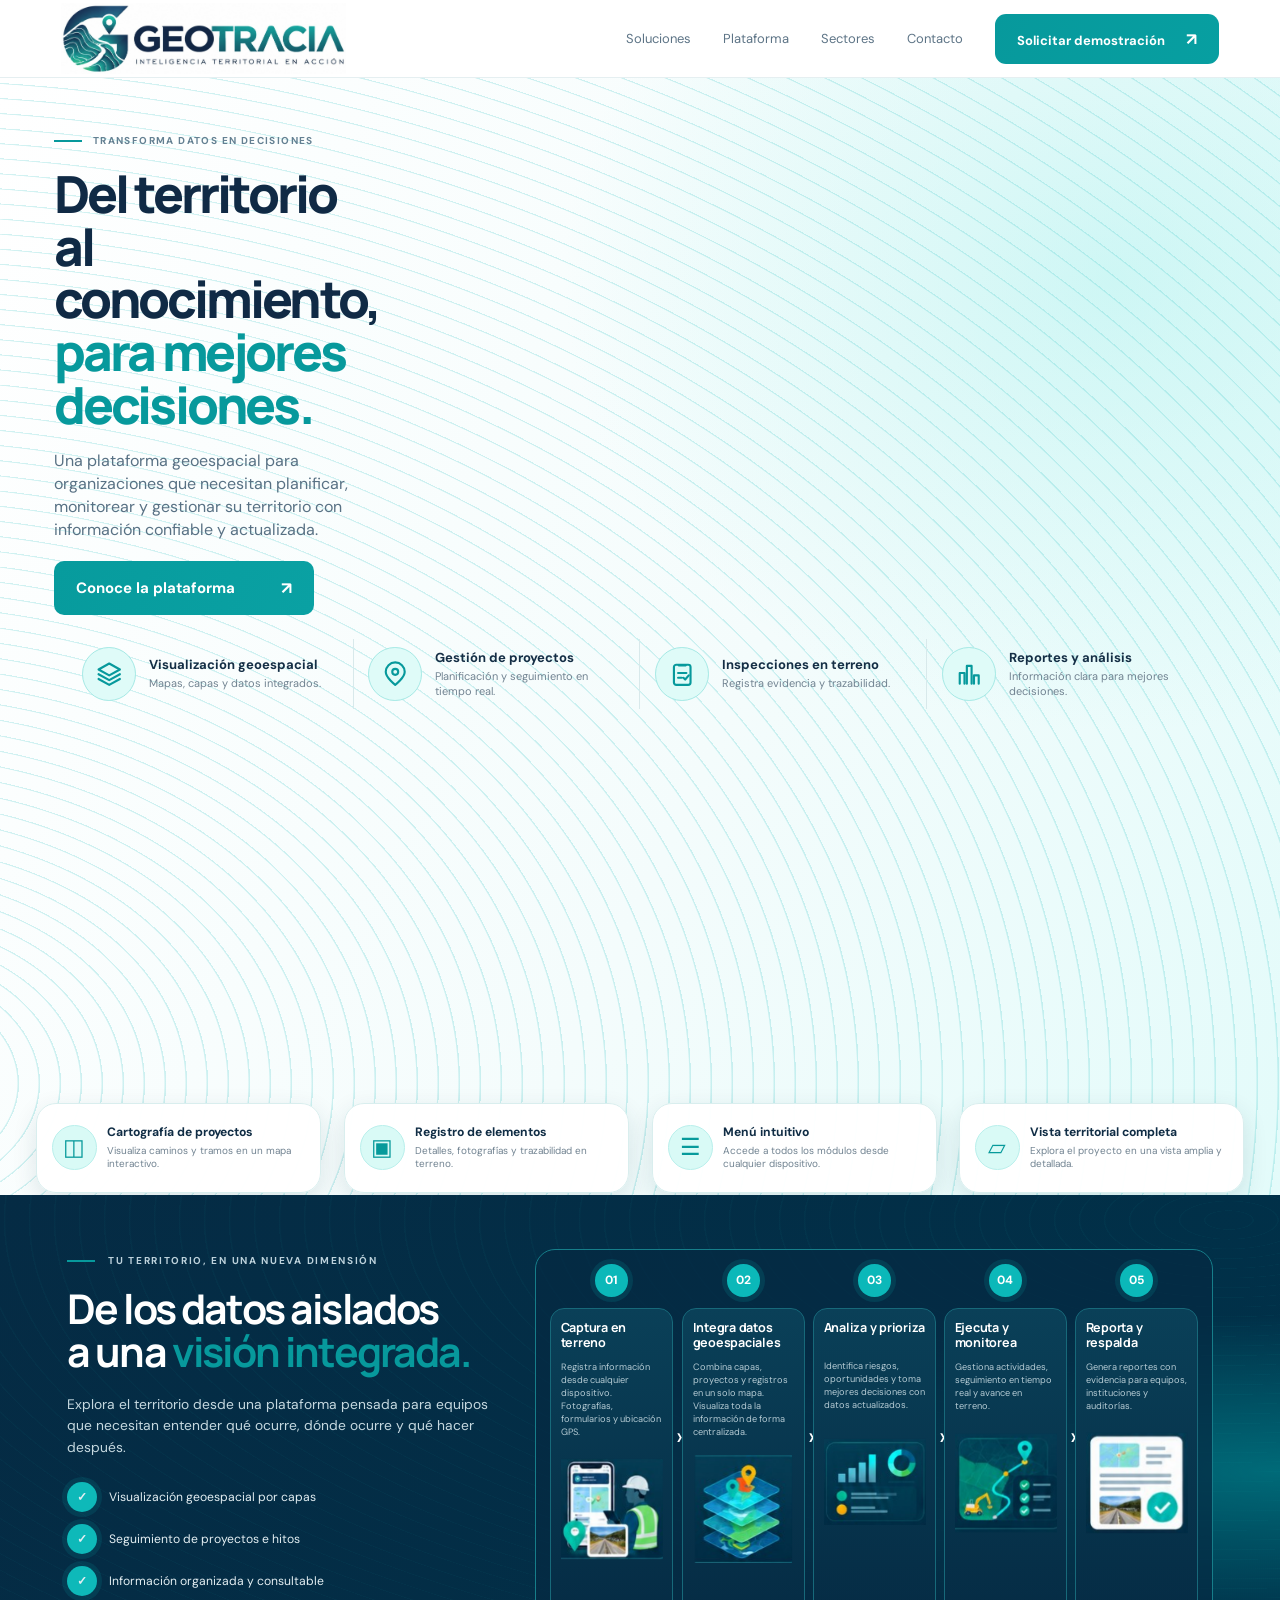
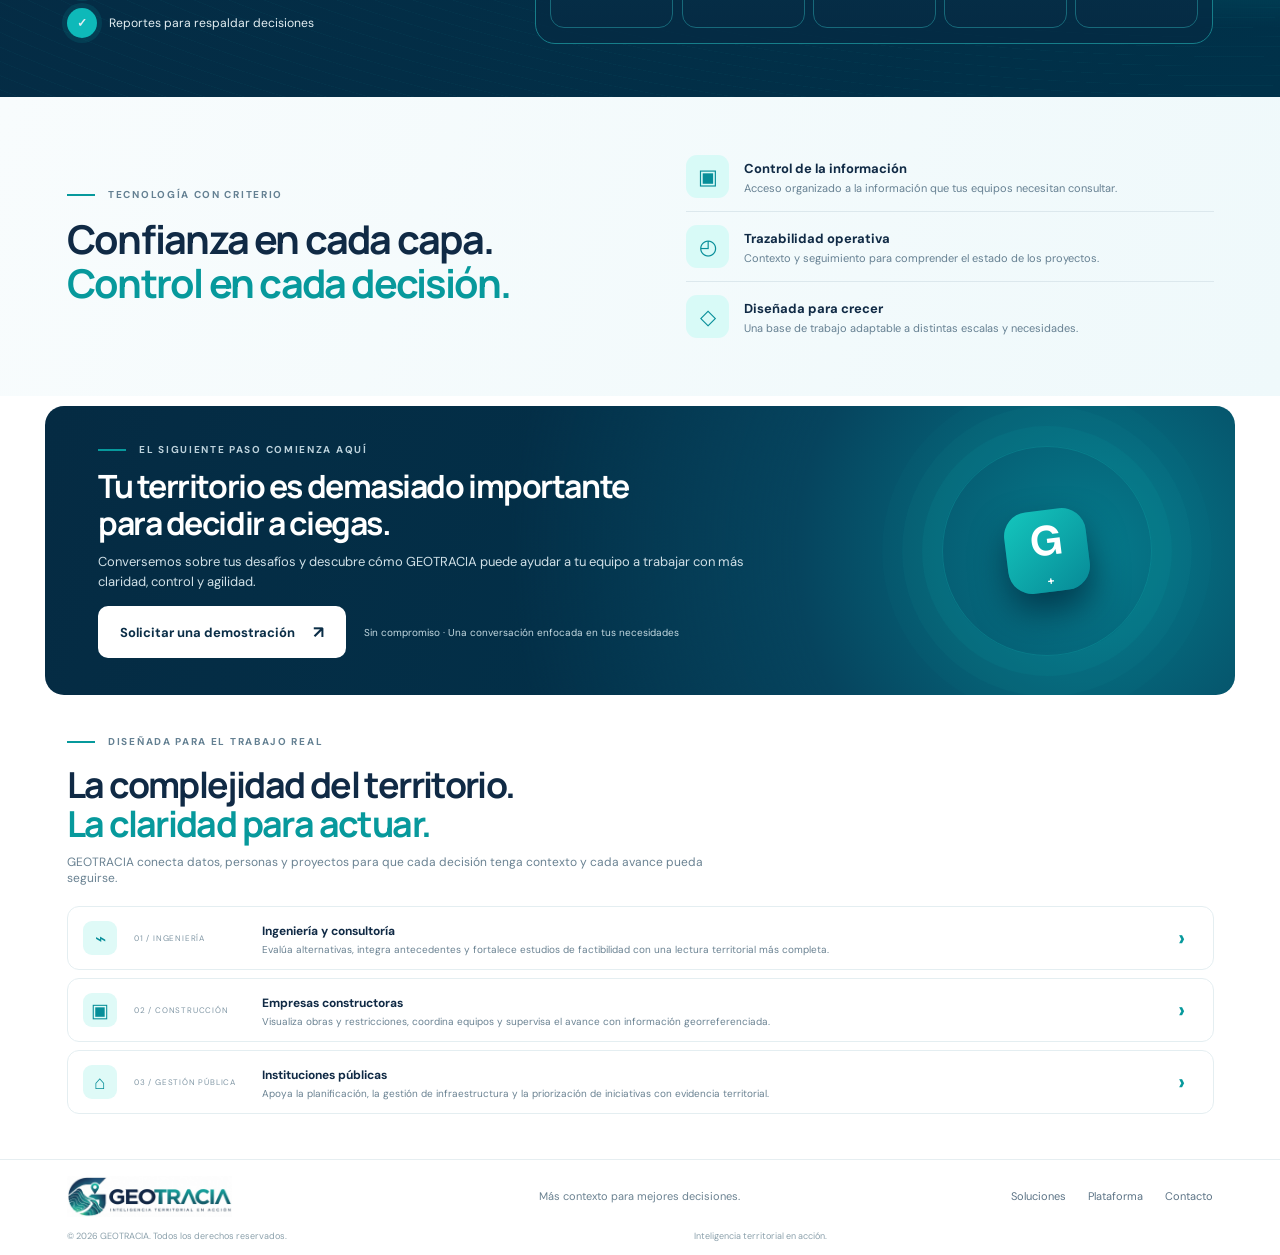
<file: geotracia/index.html>
<!doctype html>
<html lang="es">
<head>
<meta charset="utf-8">
<meta name="viewport" content="width=device-width, initial-scale=1">
<meta name="theme-color" content="#062a42">
<meta name="description" content="GEOTRACIA conecta información geoespacial, proyectos y equipos para tomar mejores decisiones territoriales.">
<title>GEOTRACIA — Inteligencia territorial en acción</title>
<link rel="preconnect" href="https://fonts.googleapis.com">
<link rel="preconnect" href="https://fonts.gstatic.com" crossorigin>
<link href="https://fonts.googleapis.com/css2?family=DM+Sans:wght@400;500;600;700&family=Manrope:wght@400;500;600;700;800&display=swap" rel="stylesheet">
<link rel="stylesheet" href="styles.css">
</head>
<body>
<header class="header">
  <a class="logo" href="#inicio" aria-label="GEOTRACIA, inicio"><img src="assets/logo-geotracia.png" alt="GEOTRACIA · Inteligencia territorial en acción"></a>
  <button class="hamburger" aria-label="Abrir navegación" aria-expanded="false"><i></i><i></i><i></i></button>
  <nav class="nav" aria-label="Principal">
    <a href="#soluciones">Soluciones</a><a href="#plataforma">Plataforma</a><a href="#sectores">Sectores</a><a href="#contacto">Contacto</a>
    <a class="nav-button" href="#contacto">Solicitar demostración <span>↗</span></a>
  </nav>
</header>

<main id="inicio">
<section class="hero">
  <div class="hero-bg-lines" aria-hidden="true"></div>
  <div class="hero-copy">
    <div class="kicker"><span></span> TRANSFORMA DATOS EN DECISIONES</div>
    <h1 class="headline-mobile">El territorio<br>también tiene<br><em>respuestas.</em><br><em>Conéctalas.</em></h1>
    <h1 class="headline-desktop">Del territorio<br>al conocimiento,<br><em>para mejores</em><br><em>decisiones.</em></h1>
    <p class="intro">Una plataforma geoespacial para organizaciones que necesitan planificar, monitorear y gestionar su territorio con información confiable y actualizada.</p>
    <div class="benefits">
      <div><span class="benefit-symbol" aria-hidden="true"><svg viewBox="0 0 24 24"><path d="M3.5 6.5 8.8 4l6.4 2.4L20.5 4v13.5l-5.3 2.4-6.4-2.4-5.3 2.4z"/><path d="M8.8 4v13.5M15.2 6.4v13.5M12 8.5l4-3.2"/></svg></span><b>Información<br>centralizada</b></div>
      <div><span class="benefit-symbol" aria-hidden="true"><svg viewBox="0 0 24 24"><path d="M4 19.5V4.5M4 19.5h16"/><path d="m6.5 15 4-4 3 2 5-6"/><path d="M14.8 7H18.5v3.7"/></svg></span><b>Seguimiento trazable</b></div>
      <div><span class="benefit-symbol" aria-hidden="true"><svg viewBox="0 0 24 24"><path d="M12 3 20 6v5.6c0 4.7-3.2 7.7-8 9.4-4.8-1.7-8-4.7-8-9.4V6z"/><path d="m8.2 12.2 2.4 2.4 5.3-5.4"/></svg></span><b>Decisiones basadas<br>en evidencia</b></div>
    </div>
    <a class="primary-button" href="#plataforma">Conoce la plataforma <span>↗</span></a>
  </div>
  <div class="hero-art">
    <picture class="hero-picture">
      <source media="(max-width: 700px)" srcset="assets/hero-mobile-scene.png">
      <img src="assets/desktop-laptop.png" alt="GEOTRACIA: cartografía del proyecto y gestión de caminos en la versión escritorio">
    </picture>
  </div>
  <div class="desktop-highlights" aria-label="Capacidades de GEOTRACIA">
    <article><span class="highlight-icon" aria-hidden="true"><svg viewBox="0 0 24 24"><path d="m12 3 9 5-9 5-9-5 9-5Z"/><path d="m3 12 9 5 9-5M3 16l9 5 9-5"/></svg></span><div><b>Visualización geoespacial</b><p>Mapas, capas y datos integrados.</p></div></article>
    <article><span class="highlight-icon" aria-hidden="true"><svg viewBox="0 0 24 24"><path d="M20 10c0 5-8 11-8 11S4 15 4 10a8 8 0 1 1 16 0Z"/><circle cx="12" cy="10" r="2.5"/></svg></span><div><b>Gestión de proyectos</b><p>Planificación y seguimiento en tiempo real.</p></div></article>
    <article><span class="highlight-icon" aria-hidden="true"><svg viewBox="0 0 24 24"><rect x="5" y="4" width="14" height="17" rx="2"/><path d="M9 4.5h6M8.5 11h7M8.5 15h3M13 15l1.5 1.5L17.5 13"/></svg></span><div><b>Inspecciones en terreno</b><p>Registra evidencia y trazabilidad.</p></div></article>
    <article><span class="highlight-icon" aria-hidden="true"><svg viewBox="0 0 24 24"><path d="M4 20V11h4v9M10 20V5h4v15M16 20v-7h4v7"/></svg></span><div><b>Reportes y análisis</b><p>Información clara para mejores decisiones.</p></div></article>
  </div>
  <div class="feature-strip">
    <article class="feature-card">
      <picture class="feature-device"><source media="(min-width: 701px)" srcset="assets/desktop-device-map-clean.png"><img src="assets/desktop-phone-1.png" alt="Dispositivo móvil con cartografía de proyectos y caminos"></picture>
      <div class="feature-caption"><span class="feature-icon">◫</span><div><b>Cartografía de proyectos</b><p>Visualiza caminos y tramos en un mapa interactivo.</p></div></div>
    </article>
    <article class="feature-card">
      <picture class="feature-device"><source media="(min-width: 701px)" srcset="assets/desktop-device-detail-clean.png"><img src="assets/desktop-phone-2.png" alt="Dispositivo móvil con ficha y fotografía de un elemento"></picture>
      <div class="feature-caption"><span class="feature-icon">▣</span><div><b>Registro de elementos</b><p>Detalles, fotografías y trazabilidad en terreno.</p></div></div>
    </article>
    <article class="feature-card">
      <picture class="feature-device"><source media="(min-width: 701px)" srcset="assets/desktop-device-menu-clean.png"><img src="assets/desktop-phone-3.png" alt="Dispositivo móvil con menú de módulos de GEOTRACIA"></picture>
      <div class="feature-caption"><span class="feature-icon">☰</span><div><b>Menú intuitivo</b><p>Accede a todos los módulos desde cualquier dispositivo.</p></div></div>
    </article>
    <article class="feature-card feature-card-wide">
      <picture class="feature-device"><source media="(min-width: 701px)" srcset="assets/desktop-device-territory-clean.png"><img src="assets/desktop-phone-4.png" alt="Dispositivo móvil con vista territorial y lista de caminos"></picture>
      <div class="feature-caption"><span class="feature-icon">▱</span><div><b>Vista territorial completa</b><p>Explora el proyecto en una vista amplia y detallada.</p></div></div>
    </article>
  </div>
  <div class="mobile-hero-cta">
    <a class="primary-button" href="#contacto">Solicitar una demostración <span>↗</span></a>
    <div class="mobile-hero-assurances"><span>✓</span> Implementación segura <span>✓</span> Uso simple y eficiente <span>✓</span> Soporte especializado</div>
  </div>
</section>

<section class="workflow" id="soluciones">
  <div class="workflow-inner">
    <div class="workflow-copy">
      <div class="kicker kicker-light"><span></span> TU TERRITORIO, EN UNA NUEVA DIMENSIÓN</div>
      <h2>De los datos aislados<br>a una <em>visión integrada.</em></h2>
      <p>Explora el territorio desde una plataforma pensada para equipos que necesitan entender qué ocurre, dónde ocurre y qué hacer después.</p>
      <ul><li>Visualización geoespacial por capas</li><li>Seguimiento de proyectos e hitos</li><li>Información organizada y consultable</li><li>Reportes para respaldar decisiones</li></ul>
    </div>
    <div class="steps" id="plataforma">
      <article class="step"><div class="step-num">01</div><div class="step-content"><h3>Captura en terreno</h3><p>Registra información desde cualquier dispositivo. Fotografías, formularios y ubicación GPS.</p><img class="step-illustration" src="assets/workflow-capture.png" alt="Captura en terreno con dispositivo y ubicación GPS"></div><span class="step-arrow">›</span></article>
      <article class="step"><div class="step-num">02</div><div class="step-content"><h3>Integra datos geoespaciales</h3><p>Combina capas, proyectos y registros en un solo mapa. Visualiza toda la información de forma centralizada.</p><img class="step-illustration" src="assets/workflow-layers.png" alt="Capas de datos geoespaciales"></div><span class="step-arrow">›</span></article>
      <article class="step"><div class="step-num">03</div><div class="step-content"><h3>Analiza y prioriza</h3><p>Identifica riesgos, oportunidades y toma mejores decisiones con datos actualizados.</p><img class="step-illustration" src="assets/workflow-analysis.png" alt="Panel de análisis e indicadores"></div><span class="step-arrow">›</span></article>
      <article class="step"><div class="step-num">04</div><div class="step-content"><h3>Ejecuta y monitorea</h3><p>Gestiona actividades, seguimiento en tiempo real y avance en terreno.</p><img class="step-illustration" src="assets/workflow-monitor.png" alt="Seguimiento de trabajos y ubicación en terreno"></div><span class="step-arrow">›</span></article>
      <article class="step"><div class="step-num">05</div><div class="step-content"><h3>Reporta y respalda</h3><p>Genera reportes con evidencia para equipos, instituciones y auditorías.</p><img class="step-illustration" src="assets/workflow-report.png" alt="Informe con mapa y evidencia fotográfica"></div></article>
    </div>
  </div>
</section>

<section class="trust">
  <div class="trust-inner">
    <div><div class="kicker"><span></span> TECNOLOGÍA CON CRITERIO</div><h2>Confianza en cada capa.<br><em>Control en cada decisión.</em></h2></div>
    <div class="trust-list">
      <article><span>▣</span><div><b>Control de la información</b><p>Acceso organizado a la información que tus equipos necesitan consultar.</p></div></article>
      <article><span>◴</span><div><b>Trazabilidad operativa</b><p>Contexto y seguimiento para comprender el estado de los proyectos.</p></div></article>
      <article><span>◇</span><div><b>Diseñada para crecer</b><p>Una base de trabajo adaptable a distintas escalas y necesidades.</p></div></article>
    </div>
  </div>
</section>

<section class="contact-wrap" id="contacto">
  <div class="contact-panel">
    <div class="contact-copy"><div class="kicker kicker-light"><span></span> EL SIGUIENTE PASO COMIENZA AQUÍ</div><h2>Tu territorio es demasiado importante<br>para decidir a ciegas.</h2><p>Conversemos sobre tus desafíos y descubre cómo GEOTRACIA puede ayudar a tu equipo a trabajar con más claridad, control y agilidad.</p><div class="contact-actions"><a class="light-button" href="mailto:contacto@geotracia.cl?subject=Solicitud%20de%20demostraci%C3%B3n%20GEOTRACIA">Solicitar una demostración <span>↗</span></a><small>Sin compromiso · Una conversación enfocada en tus necesidades</small></div></div>
    <div class="brand-orbit" aria-hidden="true"><span>G<sup>+</sup></span></div>
  </div>
</section>

<section class="sectors" id="sectores">
  <div class="kicker"><span></span> DISEÑADA PARA EL TRABAJO REAL</div>
  <h2>La complejidad del territorio.<br><em>La claridad para actuar.</em></h2>
  <p class="sectors-intro">GEOTRACIA conecta datos, personas y proyectos para que cada decisión tenga contexto y cada avance pueda seguirse.</p>
  <div class="sector-list">
    <article><span class="sector-icon">⌁</span><small>01 / INGENIERÍA</small><div><b>Ingeniería y consultoría</b><p>Evalúa alternativas, integra antecedentes y fortalece estudios de factibilidad con una lectura territorial más completa.</p></div><strong>›</strong></article>
    <article><span class="sector-icon">▣</span><small>02 / CONSTRUCCIÓN</small><div><b>Empresas constructoras</b><p>Visualiza obras y restricciones, coordina equipos y supervisa el avance con información georreferenciada.</p></div><strong>›</strong></article>
    <article><span class="sector-icon">⌂</span><small>03 / GESTIÓN PÚBLICA</small><div><b>Instituciones públicas</b><p>Apoya la planificación, la gestión de infraestructura y la priorización de iniciativas con evidencia territorial.</p></div><strong>›</strong></article>
  </div>
</section>
</main>
<footer class="footer">
  <a class="footer-logo" href="#inicio"><img src="assets/logo-geotracia.png" alt="GEOTRACIA"></a>
  <p>Más contexto para mejores decisiones.</p><nav><a href="#soluciones">Soluciones</a><a href="#plataforma">Plataforma</a><a href="#contacto">Contacto</a></nav>
  <small>© 2026 GEOTRACIA. Todos los derechos reservados.</small><small>Inteligencia territorial en acción.</small>
</footer>
<script src="script.js"></script>
</body>
</html>
</file>
<file: geotracia/styles.css>
*{box-sizing:border-box}
:root{--navy:#062b43;--deep:#03283f;--teal:#07999c;--aqua:#16c5c6;--ink:#102a45;--muted:#5d7689;--pale:#effbfc;--line:#dce8ed}
html{scroll-behavior:smooth;scroll-padding-top:82px}
body{margin:0;font-family:"DM Sans",Arial,sans-serif;color:var(--ink);background:#fff;overflow-x:hidden}
h1,h2,h3{font-family:Manrope,"DM Sans",sans-serif;letter-spacing:-.045em}h1,h2,p{margin-top:0}em{font-style:normal;color:var(--teal)}
.header{height:76px;padding:0 5.2%;display:flex;align-items:center;justify-content:space-between;border-bottom:1px solid #e5eff1;background:#fff;position:sticky;top:0;z-index:30}
.logo{width:220px;display:block}.logo img,.footer-logo img{display:block;width:100%;height:auto}
.nav{display:flex;align-items:center;gap:clamp(17px,2.5vw,38px)}.nav a,.footer nav a{text-decoration:none;color:#5d7486;font-size:13px;white-space:nowrap}.nav a:hover,.footer a:hover{color:var(--teal)}
.nav .nav-button{background:linear-gradient(115deg,#07999c,#079fa1);color:#fff;border-radius:11px;padding:14px 22px;font-weight:700}.nav-button span{margin-left:18px;font-size:17px}
.hamburger{display:none;border:0;background:none;padding:9px}.hamburger i{display:block;width:24px;height:2px;background:var(--navy);margin:5px}
.hero{position:relative;padding:48px 5.2% 0;display:grid;grid-template-columns:35% 65%;background:radial-gradient(ellipse at 92% 22%,#bff5f2 0,transparent 38%),linear-gradient(105deg,#fff 0%,#f2fcfc 65%,#c9f7f4 100%);isolation:isolate}
.hero-bg-lines{position:absolute;z-index:-1;inset:0;opacity:.25;background:repeating-radial-gradient(ellipse at -10% 90%,transparent 0 19px,#4acacb 20px 21px)}
.hero-copy{padding:20px 0 30px;position:relative;z-index:3}.kicker{font-size:10px;letter-spacing:.17em;font-weight:700;color:#648092;display:flex;align-items:center;gap:13px;margin-bottom:17px}.kicker>span{display:inline-block;width:28px;height:2px;background:var(--teal)}
h1{font-size:clamp(2.55rem,4.1vw,4.25rem);line-height:1.02;font-weight:800;margin-bottom:19px}
.intro{max-width:390px;font-size:15px;line-height:1.5;color:#587184;margin-bottom:19px}
.benefits{display:grid;gap:10px;margin:17px 0 19px}.benefits>div{display:flex;align-items:center;gap:12px;font-size:12px;line-height:1.3}.benefit-symbol{width:35px;height:35px;flex:0 0 35px;display:grid;place-items:center;border-radius:50%;background:#d8faf7;color:#079ba0;font-size:20px}
.primary-button,.light-button{display:inline-flex;align-items:center;justify-content:space-between;gap:18px;text-decoration:none;font-size:13px;font-weight:700;padding:15px 22px;border-radius:10px;transition:transform .2s,box-shadow .2s}.primary-button{background:linear-gradient(110deg,#079b9d,#0aa1a3);color:white;min-width:228px}.primary-button span,.light-button span{font-size:17px}.primary-button:hover,.light-button:hover{transform:translateY(-2px);box-shadow:0 10px 25px #00374c26}
.hero-art{min-width:0;display:flex;align-items:flex-start;justify-content:center;margin:-7px -2% 0 -1%;position:relative}.hero-picture{width:100%;display:block}.hero-picture img{width:100%;height:auto;display:block;object-fit:contain}
.feature-strip{grid-column:1/-1;position:relative;z-index:5;margin:0 -1.2% -1px;display:grid;grid-template-columns:repeat(4,minmax(0,1fr));gap:11px;align-items:end}
.feature-card{min-width:0;display:grid;grid-template-rows:1fr auto;background:#fff;border:1px solid #e3eff1;border-radius:18px 18px 0 0;overflow:hidden;box-shadow:0 9px 25px #00374b13}
.feature-card>img{width:100%;height:190px;object-fit:cover;object-position:top center;display:block;background:#e9f7f7}
.feature-caption{display:flex;align-items:center;gap:10px;padding:12px 13px;min-height:74px}.feature-icon{flex:0 0 37px;width:37px;height:37px;border-radius:50%;background:#d8faf7;color:#068e9a;display:grid;place-items:center;font-size:20px}.feature-caption b{display:block;font-size:12px;margin-bottom:3px}.feature-caption p{font-size:10px;line-height:1.35;color:#678092;margin:0}
.workflow{background:radial-gradient(ellipse at 100% 55%,#006a78 0,transparent 40%),linear-gradient(115deg,#052b44,#003149);color:white;padding:54px 5.2% 46px;position:relative;overflow:hidden}.workflow:before{content:"";position:absolute;inset:0;pointer-events:none;opacity:.45;background:repeating-radial-gradient(ellipse at 96% 5%,transparent 0 23px,#0da7a51a 24px 25px)}
.workflow-inner{position:relative;display:grid;grid-template-columns:36% 64%;gap:3%;align-items:center}.kicker-light{color:#bdd2dc}.workflow-copy h2{font-size:clamp(2rem,3.4vw,3.45rem);line-height:1.08;margin-bottom:16px}.workflow-copy>p{font-size:13px;line-height:1.55;color:#c6d9e0;max-width:430px;margin-bottom:20px}.workflow-copy ul{list-style:none;padding:0;margin:0;display:grid;gap:11px}.workflow-copy li{font-size:12px;display:flex;align-items:center;gap:10px;color:#e3eef2}.workflow-copy li:before{content:"✓";display:grid;place-items:center;width:24px;height:24px;flex:0 0 24px;background:#0eb9b9;border-radius:50%;font-weight:700}
.steps{display:grid;grid-template-columns:repeat(5,minmax(0,1fr));gap:8px;border:1px solid #167e8a;border-radius:17px;padding:12px;background:#052a43b8}.step{min-width:0;position:relative}.step-num{width:34px;height:34px;border-radius:50%;background:#0bb8b9;display:grid;place-items:center;font-size:13px;font-weight:700;margin:0 auto 8px;box-shadow:0 0 0 5px #0bb8b922}.step-content{height:245px;border:1px solid #17697a;border-radius:13px;background:linear-gradient(180deg,#0a4058,#052b44);padding:12px 9px;overflow:hidden}.step h3{font-size:12px;line-height:1.2;margin:0 0 8px;letter-spacing:-.02em}.step p{font-size:9px;line-height:1.45;color:#b5cbd4;margin-bottom:11px}.step img{width:100%;height:100px;object-fit:cover;object-position:top;border-radius:7px}.step-arrow{position:absolute;right:-9px;top:43%;font-size:24px;color:#fff;z-index:2}.step:last-child .step-arrow{display:none}
.layers-art{height:100px;position:relative;display:grid;place-items:center}.layers-art span{position:absolute;font-size:40px;color:#16d0ca;text-shadow:0 12px 0 #087e9d,0 24px 0 #075d7b}.layers-art span:nth-child(2){transform:translate(-10px,-12px);color:#12b8d1}.layers-art span:nth-child(3){transform:translate(10px,12px);color:#0785a8}.bars-art{height:90px;display:flex;align-items:end;gap:4px;border-bottom:1px solid #16859a;padding:0 4px 4px}.bars-art i{flex:1;display:block;height:40%;background:linear-gradient(#19d0c7,#08799c);border-radius:3px 3px 0 0}.bars-art i:nth-child(2){height:68%}.bars-art i:nth-child(3){height:52%}.bars-art i:nth-child(4){height:90%}.bars-art i:nth-child(5){height:65%}.monitor-art{height:90px;display:grid;place-items:center;color:#20d1ca;font-size:22px}.monitor-art b{color:white}
.trust{background:linear-gradient(110deg,#f8fcfd,#eff9fb);padding:45px 5.2%}.trust-inner{display:grid;grid-template-columns:1fr 1fr;gap:8%;align-items:center}.trust h2{font-size:clamp(2rem,3.1vw,3.15rem);line-height:1.1;margin:0}.trust-list article{display:flex;align-items:center;gap:15px;padding:13px 0;border-bottom:1px solid #dce8ed}.trust-list article:last-child{border-bottom:0}.trust-list article>span{width:43px;height:43px;flex:0 0 43px;display:grid;place-items:center;background:#d8faf7;border-radius:11px;color:#078e99;font-size:21px}.trust-list b{font-size:13px}.trust-list p{font-size:11px;color:#668092;margin:3px 0 0;line-height:1.4}
.contact-wrap{padding:10px 3.5% 40px;background:#fff}.contact-panel{position:relative;overflow:hidden;border-radius:19px;background:radial-gradient(circle at 88% 50%,#057b8c 0,#06445e 28%,transparent 55%),linear-gradient(110deg,#052b43,#00344d);color:white;padding:37px 4.5%;display:flex;align-items:center;justify-content:space-between;min-height:230px}.contact-copy{position:relative;z-index:2;max-width:740px}.contact-copy .kicker{margin-bottom:12px}.contact-copy h2{font-size:clamp(1.7rem,2.5vw,2.45rem);line-height:1.15;margin-bottom:10px}.contact-copy>p{font-size:13px;line-height:1.5;color:#d0e0e7;max-width:690px;margin-bottom:15px}.contact-actions{display:flex;align-items:center;gap:18px;flex-wrap:wrap}.light-button{background:#fff;color:#0b2e47;min-width:230px}.contact-actions small{font-size:10px;color:#c4d9e1}.brand-orbit{position:absolute;right:7%;top:50%;transform:translateY(-50%);width:210px;height:210px;border:1px solid #10a4a75c;border-radius:50%;display:grid;place-items:center;box-shadow:0 0 0 20px #10a4a71a,0 0 0 40px #10a4a711,0 0 0 60px #10a4a709}.brand-orbit span{width:82px;height:82px;display:grid;place-items:center;border-radius:24px;background:linear-gradient(140deg,#14c6bd,#078a97);font-size:42px;font-weight:700;transform:rotate(-7deg);box-shadow:0 18px 35px #001f33a6}.brand-orbit sup{font-size:12px}
.sectors{padding:0 5.2% 45px}.sectors h2{font-size:clamp(1.9rem,2.8vw,2.8rem);line-height:1.1;margin-bottom:10px}.sectors-intro{font-size:12px;color:#6a8292;max-width:650px;margin-bottom:20px}.sector-list{display:grid;gap:8px}.sector-list article{display:grid;grid-template-columns:38px 115px 1fr 20px;gap:13px;align-items:center;padding:12px 15px;border:1px solid #e4eef1;border-radius:12px;background:#fff;transition:border-color .2s,transform .2s}.sector-list article:hover{border-color:#a2e6e2;transform:translateX(3px)}.sector-icon{width:34px;height:34px;border-radius:9px;background:#dffaf7;color:#078e99;display:grid;place-items:center;font-size:19px}.sector-list small{font-size:8px;letter-spacing:.1em;color:#8197a5}.sector-list b{font-size:12px}.sector-list p{font-size:10px;line-height:1.4;color:#6a8292;margin:3px 0 0}.sector-list strong{font-size:23px;color:var(--teal)}
.footer{border-top:1px solid #e6eef1;padding:16px 5.2% 13px;display:grid;grid-template-columns:1fr 1fr 1fr;align-items:center;gap:13px}.footer-logo{width:165px}.footer>p{font-size:11px;color:#6b8291;text-align:center;margin:0}.footer nav{display:flex;justify-content:flex-end;gap:22px}.footer nav a{font-size:11px}.footer small{font-size:9px;color:#8ba0ab}.footer small:last-child{text-align:right}
/* Composición escritorio de la sección de proceso: texto a la izquierda y cinco etapas en una sola fila. La vista móvil conserva sus reglas existentes. */
@media(min-width:1001px){
  .workflow{padding:58px 5.2% 52px}
  .workflow-inner{grid-template-columns:minmax(0, .88fr) minmax(0, 1.42fr);gap:3.2%;align-items:center}
  .workflow-copy{min-width:0}
  .workflow-copy h2{font-size:clamp(2.15rem,3.15vw,3.35rem);line-height:1.04;max-width:540px;margin-bottom:18px}
  .workflow-copy h2 br{display:block}
  .workflow-copy>p{font-size:clamp(13px,1.05vw,16px);line-height:1.5;max-width:500px;margin-bottom:22px}
  .workflow-copy ul{gap:12px}
  .workflow-copy li{font-size:clamp(12px,.95vw,15px);gap:12px}
  .workflow-copy li:before{width:30px;height:30px;flex-basis:30px}
  .steps{min-width:0;grid-template-columns:repeat(5,minmax(0,1fr));gap:8px;padding:14px 12px 13px;border-radius:20px}
  .step-num{width:38px;height:38px;font-size:14px;margin-bottom:10px}
  .step-content{height:clamp(270px,24vw,340px);padding:15px 11px 12px;border-radius:14px}
  .step h3{font-size:clamp(12px,1.05vw,16px);line-height:1.2;margin-bottom:10px}
  .step p{font-size:clamp(10px,.78vw,12px);line-height:1.45;margin-bottom:14px}
  .step img{height:clamp(100px,10vw,145px);object-fit:contain;object-position:center bottom}
  .step-arrow{right:-10px;top:43%;font-size:26px}
}

@media(min-width:1400px){.hero{padding-top:60px}.hero-copy{padding-top:20px}.intro{font-size:16px}.benefits{grid-template-columns:repeat(3,1fr);gap:9px}.benefits>div{font-size:11px;gap:7px}.benefit-symbol{width:32px;height:32px;flex-basis:32px}.feature-card>img{height:220px}.feature-caption{min-height:76px}}
@media(max-width:1000px){.header{padding:0 3.5%}.logo{width:190px}.nav{gap:15px}.nav a{font-size:11px}.nav .nav-button{padding:12px 14px}.hero{padding:35px 4% 0;grid-template-columns:38% 62%}.hero-copy{padding-top:14px}.intro{font-size:13px}.benefits{gap:8px}.workflow{padding-inline:4%}.workflow-inner{grid-template-columns:1fr;gap:28px}.workflow-copy{max-width:700px}.workflow-copy h2 br{display:none}.steps{max-width:100%}.step-content{height:210px}.trust{padding-inline:4%}.contact-copy{max-width:78%}.brand-orbit{right:-2%;opacity:.6}}
@media(max-width:700px){
 html{scroll-padding-top:65px}.header{height:60px;padding:0 17px}.logo{width:150px}.hamburger{display:block}.nav{display:none;position:absolute;left:0;right:0;top:59px;background:#fff;padding:12px 20px 20px;box-shadow:0 15px 25px #062b4317;flex-direction:column;align-items:stretch;gap:0}.nav.open{display:flex}.nav a{padding:13px 4px;border-bottom:1px solid #eaf0f2;font-size:13px}.nav .nav-button{margin-top:10px;text-align:center;border:0}
 .hero{display:flex;flex-direction:column;padding:24px 0 0;background:linear-gradient(155deg,#fff 4%,#eafafa 55%,#a9f1ee 100%)}.hero-copy{padding:0 22px 10px}.kicker{font-size:8px;letter-spacing:.13em;gap:8px;margin-bottom:12px}.kicker>span{width:23px}h1{font-size:clamp(2.25rem,9.5vw,3.3rem);line-height:1.01;margin-bottom:13px}.intro{font-size:12px;line-height:1.45;margin-bottom:12px;max-width:380px}.benefits{grid-template-columns:1fr 1fr;gap:9px;margin:13px 0 15px}.benefits>div{font-size:10px;gap:7px}.benefits>div:last-child{grid-column:1/-1}.benefit-symbol{width:31px;height:31px;flex-basis:31px;font-size:17px}.primary-button{min-width:200px;padding:13px 16px;font-size:11px}
 .hero-art{width:100%;margin:0;display:block;overflow:hidden}.hero-picture{width:100%;height:auto}.hero-picture img{width:100%;height:auto;display:block;object-fit:contain}
 .feature-strip{width:100%;margin:0;grid-template-columns:repeat(3,minmax(0,1fr));gap:6px;padding:0 12px;align-items:stretch}.feature-card{border-radius:11px;box-shadow:0 5px 14px #00374b14}.feature-card>img{height:140px;object-fit:cover;object-position:top}.feature-caption{display:block;padding:8px 7px;min-height:80px}.feature-icon{width:25px;height:25px;font-size:14px;margin-bottom:6px}.feature-caption b{font-size:9px;line-height:1.2}.feature-caption p{font-size:8px;line-height:1.3;margin-top:3px}.feature-card-wide{display:none}
 .workflow{padding:31px 18px 30px}.workflow-inner{gap:21px}.workflow-copy h2{font-size:1.85rem;line-height:1.08;margin-bottom:11px}.workflow-copy>p{font-size:11px;line-height:1.45;margin-bottom:14px}.workflow-copy ul{display:none}.steps{display:flex;flex-direction:column;gap:7px;padding:0;border:0;background:transparent}.step{display:grid;grid-template-columns:32px 1fr;gap:9px;align-items:stretch}.step-num{width:30px;height:30px;font-size:11px;margin:9px 0 0;box-shadow:0 0 0 4px #0bb8b922}.step-content{height:auto;min-height:83px;border-radius:11px;padding:10px;display:grid;grid-template-columns:1fr 70px;grid-template-rows:auto auto;column-gap:9px;align-content:center}.step h3{font-size:11px;grid-column:1;grid-row:1;margin-bottom:4px}.step p{font-size:8px;line-height:1.35;grid-column:1;grid-row:2;margin:0}.step img{grid-column:2;grid-row:1/3;width:70px;height:62px;object-fit:cover}.step-arrow{display:none}.layers-art,.bars-art,.monitor-art{grid-column:2;grid-row:1/3;height:62px}.layers-art span{font-size:25px;text-shadow:0 7px 0 #087e9d,0 14px 0 #075d7b}.bars-art{gap:3px}.monitor-art{font-size:16px}
 .trust{padding:30px 20px}.trust-inner{display:block}.trust h2{font-size:1.8rem;line-height:1.1}.trust-list{margin-top:12px}.trust-list article{gap:10px;padding:10px 0}.trust-list article>span{width:35px;height:35px;flex-basis:35px;font-size:17px}.trust-list b{font-size:10px}.trust-list p{font-size:9px;line-height:1.35}
 .contact-wrap{padding:0 10px 28px}.contact-panel{padding:23px 17px;border-radius:13px;min-height:0;display:block;background:radial-gradient(circle at 100% 100%,#078e99 0,transparent 45%),linear-gradient(115deg,#052b43,#00344d)}.contact-copy{max-width:100%}.contact-copy h2{font-size:1.45rem;line-height:1.15}.contact-copy h2 br{display:none}.contact-copy>p{font-size:10px;line-height:1.45;margin-bottom:12px}.contact-actions{display:flex;align-items:flex-start;flex-direction:column;gap:8px}.light-button{min-width:0;padding:11px 13px;font-size:10px}.contact-actions small{font-size:8px}.brand-orbit{width:75px;height:75px;right:-14px;bottom:-20px;top:auto;transform:none;opacity:.22;box-shadow:0 0 0 10px #10a4a71a,0 0 0 20px #10a4a711}.brand-orbit span{width:38px;height:38px;border-radius:11px;font-size:21px}
 .sectors{padding:0 20px 28px}.sectors h2{font-size:1.65rem;line-height:1.1}.sectors-intro{font-size:10px;line-height:1.4;margin-bottom:13px}.sector-list{gap:6px}.sector-list article{grid-template-columns:29px 1fr 15px;gap:7px;padding:9px;border-radius:9px}.sector-icon{width:27px;height:27px;font-size:15px;grid-row:1/3}.sector-list small{grid-column:2;grid-row:1;font-size:7px}.sector-list article>div{grid-column:2;grid-row:2}.sector-list b{font-size:10px}.sector-list p{font-size:8px;line-height:1.3}.sector-list strong{grid-column:3;grid-row:1/3;font-size:19px}
 .footer{padding:13px 18px 10px;grid-template-columns:1fr 1fr;gap:9px}.footer-logo{width:125px}.footer>p{display:none}.footer nav{gap:10px;flex-wrap:wrap;justify-content:flex-end}.footer nav a{font-size:8px}.footer small{font-size:7px}.footer small:last-child{text-align:right}
}
@media(prefers-reduced-motion:reduce){html{scroll-behavior:auto}*,*:before,*:after{transition:none!important}}



/* Ajuste de fidelidad: composición móvil con escena completa como capa visual */
@media(max-width:700px){
  .hero{
    min-height:0;
    height:clamp(690px, 188vw, 790px);
    display:block;
    padding:0;
    overflow:hidden;
    background:#dff8f7;
  }
  .hero-bg-lines{z-index:0;opacity:.18}
  .hero-copy{
    position:absolute;
    z-index:3;
    left:0;
    top:0;
    width:58%;
    padding:24px 0 0 22px;
    pointer-events:none;
  }
  .hero-copy a{pointer-events:auto}
  .hero-copy .kicker{font-size:7px;line-height:1.3;letter-spacing:.08em;gap:6px;margin-bottom:10px;max-width:95%}
  .hero-copy .kicker>span{width:17px;flex:0 0 17px}
  .hero-copy h1{font-size:clamp(25px,7.1vw,34px);line-height:.99;letter-spacing:-.055em;margin-bottom:9px}
  .hero-copy .intro{font-size:9px;line-height:1.35;max-width:100%;margin-bottom:8px}
  .hero-copy .benefits{display:grid;grid-template-columns:1fr;gap:6px;margin:9px 0 10px}
  .hero-copy .benefits>div{font-size:8px;gap:6px;line-height:1.15}
  .hero-copy .benefits>div:last-child{grid-column:auto}
  .hero-copy .benefit-symbol{width:25px;height:25px;flex-basis:25px;font-size:13px}
  .hero-copy .primary-button{min-width:0;width:100%;max-width:190px;padding:11px 10px;gap:5px;font-size:9px;border-radius:8px}
  .hero-art{
    position:absolute;
    z-index:1;
    inset:0;
    width:100%;
    height:100%;
    margin:0;
    display:block;
    overflow:hidden;
    pointer-events:none;
  }
  .hero-picture{position:absolute;inset:0;width:100%;height:100%;display:block}
  .hero-picture img{display:block;width:100%;height:100%;object-fit:cover;object-position:center top}
  .feature-strip{
    position:absolute;
    z-index:4;
    left:12px;
    right:12px;
    bottom:8px;
    width:auto;
    margin:0;
    padding:0;
    display:grid;
    grid-template-columns:repeat(3,minmax(0,1fr));
    gap:5px;
    align-items:stretch;
  }
  .feature-card{
    display:block;
    min-width:0;
    border:0;
    border-radius:999px;
    background:rgba(255,255,255,.97);
    box-shadow:0 5px 18px #00374b22;
    overflow:hidden;
  }
  .feature-card>img{display:none}
  .feature-caption{
    min-height:53px;
    height:100%;
    padding:7px 7px;
    display:flex;
    flex-direction:row;
    align-items:center;
    gap:5px;
  }
  .feature-icon{width:24px;height:24px;flex:0 0 24px;margin:0;font-size:13px}
  .feature-caption b{font-size:7px;line-height:1.1;margin-bottom:2px}
  .feature-caption p{font-size:6px;line-height:1.15;margin:0}
  .feature-card-wide{display:none}
}
@media(max-width:390px){
  .hero{height:735px}
  .hero-copy{width:59%;padding-left:17px;padding-top:22px}
  .hero-copy h1{font-size:26px}
  .hero-copy .intro{font-size:8px}
  .feature-strip{left:8px;right:8px;gap:4px}
  .feature-caption{padding:6px 5px;gap:4px}
  .feature-icon{width:21px;height:21px;flex-basis:21px;font-size:11px}
  .feature-caption b{font-size:6.5px}
  .feature-caption p{font-size:5.5px}
}



/* Iteración móvil 03: contraste del hero y transición blanca hacia las tarjetas */
@media(max-width:700px){
  .hero{
    height:clamp(790px, 205vw, 875px);
    background:#eefafa;
    isolation:isolate;
  }
  .hero:after{
    content:"";
    position:absolute;
    z-index:2;
    inset:0;
    pointer-events:none;
    background:
      linear-gradient(180deg,
        rgba(255,255,255,.16) 0%,
        rgba(255,255,255,.02) 29%,
        rgba(255,255,255,0) 53%,
        rgba(255,255,255,.05) 65%,
        rgba(255,255,255,.52) 77%,
        rgba(255,255,255,.92) 86%,
        #fff 96%);
  }
  .hero-bg-lines{z-index:0;opacity:.14}
  .hero-art{z-index:1}
  .hero-picture img{object-position:center top}
  .hero-copy{
    z-index:4;
    width:49%;
    padding:22px 0 0 22px;
  }
  .hero-copy .kicker{
    font-size:7px;
    line-height:1.35;
    letter-spacing:.09em;
    color:#547486;
    margin-bottom:11px;
  }
  .hero-copy h1{
    font-size:clamp(25px, 7.1vw, 34px);
    line-height:1.01;
    margin-bottom:11px;
    max-width:100%;
  }
  .hero-copy .intro{
    font-size:9px;
    line-height:1.42;
    max-width:100%;
    margin-bottom:11px;
    color:#536f80;
  }
  .hero-copy .benefits{
    display:grid;
    grid-template-columns:1fr;
    gap:7px;
    margin:10px 0 12px;
  }
  .hero-copy .benefits>div{font-size:8px;gap:6px;line-height:1.18}
  .hero-copy .benefits>div:last-child{grid-column:auto}
  .hero-copy .benefit-symbol{width:25px;height:25px;flex-basis:25px;font-size:13px}
  .hero-copy .primary-button{
    min-width:0;
    width:100%;
    max-width:190px;
    padding:11px 10px;
    gap:5px;
    font-size:9px;
  }
  .feature-strip{
    z-index:5;
    left:13px;
    right:13px;
    bottom:13px;
    width:auto;
    margin:0;
    padding:0;
    grid-template-columns:repeat(3,minmax(0,1fr));
    gap:7px;
  }
  .feature-card{
    border:1px solid rgba(221,239,240,.9);
    border-radius:18px;
    background:rgba(255,255,255,.98);
    box-shadow:0 5px 18px rgba(4,54,73,.10);
  }
  .feature-card>img{display:none}
  .feature-caption{
    min-height:61px;
    padding:8px 7px;
    gap:6px;
    align-items:center;
  }
  .feature-icon{
    width:27px;height:27px;flex-basis:27px;
    font-size:14px;margin:0;
  }
  .feature-caption b{font-size:7.2px;line-height:1.15;margin-bottom:3px}
  .feature-caption p{font-size:6.2px;line-height:1.2}
}
@media(max-width:390px){
  .hero{height:815px}
  .hero-copy{width:49%;padding-left:17px;padding-top:20px}
  .hero-copy h1{font-size:25px}
  .hero-copy .intro{font-size:8.2px}
  .feature-strip{left:8px;right:8px;bottom:10px;gap:4px}
  .feature-caption{padding:7px 5px;gap:4px;min-height:58px}
  .feature-icon{width:23px;height:23px;flex-basis:23px;font-size:12px}
  .feature-caption b{font-size:6.5px}
  .feature-caption p{font-size:5.7px}
}


/* Ajuste solicitado: solo la composición superior móvil, basada en la referencia aprobada */
.mobile-hero-cta{display:none}
@media(max-width:700px){
  .hero{
    width:100%;
    height:auto!important;
    min-height:0;
    aspect-ratio:839 / 1536;
    position:relative;
    padding:0;
    display:block;
    overflow:hidden;
    background:#fff;
  }
  .hero:after{
    content:"";
    position:absolute;
    z-index:2;
    top:0;
    left:0;
    right:0;
    height:48%;
    pointer-events:none;
    /* Degradado restringido al encabezado; no se dibuja sobre ninguno de los teléfonos inferiores. */
    background:
      linear-gradient(180deg,
        rgba(255,255,255,.18) 0%,
        rgba(255,255,255,.10) 56%,
        rgba(255,255,255,.035) 82%,
        rgba(255,255,255,0) 100%),
      linear-gradient(90deg,
        rgba(255,255,255,.82) 0%,
        rgba(255,255,255,.66) 28%,
        rgba(255,255,255,.28) 44%,
        rgba(255,255,255,.04) 58%,
        rgba(255,255,255,0) 68%);
  }
  .hero-copy .benefit-symbol svg{
    display:block;
    width:58%;
    height:58%;
    fill:none;
    stroke:#079da0;
    stroke-width:1.8;
    stroke-linecap:round;
    stroke-linejoin:round;
  }
  .hero-bg-lines{z-index:0;opacity:.08}
  .hero-art{
    position:absolute;
    inset:0;
    z-index:1;
    width:100%;
    height:100%;
    margin:0;
    display:block;
    overflow:hidden;
    pointer-events:none;
  }
  .hero-picture{position:absolute;inset:0;width:100%;height:100%;display:block}
  .hero-picture img{
    width:100%;
    height:100%;
    display:block;
    object-fit:cover;
    object-position:center top;
  }
  .hero-copy{
    position:absolute;
    z-index:4;
    top:7.3%;
    left:0;
    width:45%;
    padding:0 0 0 5.4%;
    pointer-events:none;
  }
  .hero-copy .kicker{
    font-size:clamp(6px,1.15vw,9px);
    line-height:1.35;
    letter-spacing:.12em;
    gap:7px;
    margin-bottom:3.2%;
    color:#526f7e;
  }
  .hero-copy .kicker>span{width:17px;flex:0 0 17px}
  .hero-copy h1{
    font-size:clamp(25px,4.05vw,35px);
    line-height:1.02;
    letter-spacing:-.052em;
    margin:0 0 3.5%;
    max-width:100%;
  }
  .hero-copy .intro{
    font-size:clamp(8px,1.52vw,12px);
    line-height:1.38;
    color:#526b7b;
    max-width:100%;
    margin:0 0 4%;
  }
  .hero-copy .benefits{
    display:grid;
    grid-template-columns:1fr;
    gap:clamp(6px,1.5vw,12px);
    margin:3.5% 0 0;
  }
  .hero-copy .benefits>div{
    display:flex;
    align-items:center;
    gap:clamp(6px,1.4vw,12px);
    font-size:clamp(7px,1.5vw,12px);
    line-height:1.2;
  }
  .hero-copy .benefits>div:last-child{grid-column:auto}
  .hero-copy .benefit-symbol{
    width:clamp(25px,6.2vw,50px);
    height:clamp(25px,6.2vw,50px);
    flex:0 0 clamp(25px,6.2vw,50px);
    font-size:clamp(12px,2.5vw,20px);
    background:#d6f7f4;
  }
  .hero-copy .primary-button{display:none}
  .feature-strip{
    position:absolute;
    z-index:5;
    left:3.7%;
    right:3.7%;
    bottom:14.2%;
    width:auto;
    margin:0;
    padding:0;
    display:grid;
    grid-template-columns:repeat(3,minmax(0,1fr));
    gap:1.2%;
    align-items:stretch;
  }
  .feature-card{
    display:block;
    min-width:0;
    border:1px solid rgba(222,241,241,.95);
    border-radius:999px;
    background:rgba(255,255,255,.98);
    box-shadow:0 5px 18px rgba(0,51,71,.12);
    overflow:hidden;
  }
  .feature-card>img{display:none}
  .feature-caption{
    min-height:0;
    height:100%;
    padding:5.5% 5%;
    display:flex;
    flex-direction:row;
    align-items:center;
    gap:5%;
  }
  .feature-icon{
    width:clamp(22px,6.2vw,48px);
    height:clamp(22px,6.2vw,48px);
    flex:0 0 clamp(22px,6.2vw,48px);
    margin:0;
    font-size:clamp(11px,2.6vw,20px);
  }
  .feature-caption b{
    display:block;
    font-size:clamp(6px,1.45vw,12px);
    line-height:1.15;
    margin-bottom:3px;
  }
  .feature-caption p{
    font-size:clamp(5px,1.2vw,10px);
    line-height:1.25;
    margin:0;
  }
  .feature-card-wide{display:none}
  .mobile-hero-cta{
    position:absolute;
    z-index:6;
    left:20%;
    right:20%;
    bottom:5.1%;
    display:flex;
    flex-direction:column;
    align-items:center;
    gap:1.3vw;
  }
  .mobile-hero-cta .primary-button{
    display:flex;
    width:100%;
    max-width:none;
    min-width:0;
    justify-content:center;
    gap:12px;
    padding:clamp(9px,2.2vw,18px) 10px;
    border-radius:9px;
    font-size:clamp(9px,2.1vw,16px);
    box-shadow:0 8px 20px rgba(0,92,100,.14);
  }
  .mobile-hero-cta .primary-button span{font-size:1.35em}
  .mobile-hero-assurances{
    width:145%;
    display:flex;
    justify-content:center;
    align-items:center;
    gap:clamp(3px,.8vw,8px);
    color:#657d8a;
    font-size:clamp(5px,1.08vw,9px);
    white-space:nowrap;
  }
  .mobile-hero-assurances span{
    display:inline-grid;
    place-items:center;
    width:clamp(12px,2.7vw,22px);
    height:clamp(12px,2.7vw,22px);
    border-radius:50%;
    color:#fff;
    background:#12aaa7;
    font-weight:700;
  }
}
@media(max-width:390px){
  .hero-copy{top:7.5%;width:45%;padding-left:5.2%}
  .hero-copy h1{font-size:clamp(24px,7.05vw,28px)}
  .hero-copy .intro{font-size:clamp(8px,2.1vw,9px)}
  .hero-copy .benefits>div{font-size:clamp(7px,1.9vw,8px)}
  .feature-strip{bottom:14.1%;left:3%;right:3%;gap:1%}
  .feature-caption{padding:5% 4%;gap:4%}
  .feature-caption b{font-size:clamp(6px,1.7vw,7px)}
  .feature-caption p{font-size:clamp(5px,1.45vw,6px)}
  .mobile-hero-cta{left:20%;right:20%;bottom:4.7%}
  .mobile-hero-assurances{font-size:5px}
}


/* Mobile polish 07: preserve the top treatment while keeping the two lower phone screens crisp */
@media(max-width:700px){
  .hero:after{
    height:43% !important;
    background:
      linear-gradient(180deg,
        rgba(255,255,255,.16) 0%,
        rgba(255,255,255,.09) 58%,
        rgba(255,255,255,.025) 84%,
        rgba(255,255,255,0) 100%),
      linear-gradient(90deg,
        rgba(255,255,255,.76) 0%,
        rgba(255,255,255,.57) 27%,
        rgba(255,255,255,.22) 43%,
        rgba(255,255,255,.025) 58%,
        rgba(255,255,255,0) 68%) !important;
  }
  .hero-picture,
  .hero-picture img{
    opacity:1 !important;
    filter:none !important;
    -webkit-filter:none !important;
    mix-blend-mode:normal !important;
  }
}


/* Mobile polish 08: fade the white overlay smoothly so there is no visible horizontal edge */
@media(max-width:700px){
  .hero:after{
    height:62% !important;
    background:
      linear-gradient(180deg,
        rgba(255,255,255,.13) 0%,
        rgba(255,255,255,.09) 42%,
        rgba(255,255,255,.035) 72%,
        rgba(255,255,255,0) 100%),
      linear-gradient(90deg,
        rgba(255,255,255,.76) 0%,
        rgba(255,255,255,.57) 27%,
        rgba(255,255,255,.22) 43%,
        rgba(255,255,255,.025) 58%,
        rgba(255,255,255,0) 68%) !important;
    -webkit-mask-image:linear-gradient(to bottom,#000 0%,#000 48%,rgba(0,0,0,.86) 62%,rgba(0,0,0,.48) 78%,transparent 100%) !important;
    mask-image:linear-gradient(to bottom,#000 0%,#000 48%,rgba(0,0,0,.86) 62%,rgba(0,0,0,.48) 78%,transparent 100%) !important;
  }
}

/* Ilustraciones de la sección de proceso: sustitución exclusiva de los gráficos de cada tarjeta */
.step img.step-illustration{width:100%;height:108px;display:block;object-fit:contain;object-position:center;background:transparent;border-radius:0;margin-top:4px}
@media(max-width:700px){
 .step img.step-illustration{grid-column:2;grid-row:1/3;width:70px;height:62px;object-fit:contain;object-position:center;margin:0;border-radius:0;background:transparent}
}


/* Escritorio: hero reconstruido según la referencia aprobada; móvil conserva su composición actual. */
.headline-desktop,.desktop-highlights{display:none}
@media(min-width:701px){
  .header{height:78px;padding-inline:4.8%}
  .logo{width:285px}
  .hero{
    padding:24px 4.2% 0;
    grid-template-columns:minmax(280px,29%) minmax(0,71%);
    grid-template-rows:auto auto auto;
    column-gap:1.2%;
    align-items:start;
    background:radial-gradient(ellipse at 87% 18%,rgba(158,239,235,.42) 0,transparent 35%),linear-gradient(115deg,#fff 0%,#f4fcfc 57%,#e3fbfa 100%);
  }
  .hero-copy{grid-column:1;grid-row:1;padding:32px 0 18px;max-width:460px}
  .hero-copy .kicker{font-size:10px;letter-spacing:.14em;gap:11px;margin-bottom:20px}
  .hero-copy h1{font-size:clamp(38px,4vw,62px);line-height:1.03;letter-spacing:-.055em;margin-bottom:18px}
  .hero-copy .headline-mobile{display:none}
  .hero-copy .headline-desktop{display:block}
  .hero-copy .intro{font-size:clamp(15px,1.25vw,19px);line-height:1.45;max-width:430px;margin-bottom:21px}
  .hero-copy .benefits{display:none}
  .hero-copy .primary-button{min-width:245px;padding:16px 22px;font-size:15px}
  .hero-art{grid-column:2;grid-row:1;margin:-2px -2% 0 -4%;width:106%;align-self:start}
  .hero-picture{width:100%}
  .hero-picture img{width:100%;height:auto;max-height:525px;object-fit:contain;object-position:center top}
  .desktop-highlights{grid-column:1/-1;grid-row:2;display:grid;grid-template-columns:repeat(4,minmax(0,1fr));gap:0;margin:2px 0 22px;padding:0 1.4%;position:relative;z-index:4}
  .desktop-highlights article{display:flex;align-items:center;gap:13px;padding:10px 18px;border-right:1px solid #d8e9eb;min-width:0}
  .desktop-highlights article:last-child{border-right:0}
  .highlight-icon{width:54px;height:54px;flex:0 0 54px;border:1px solid #a4e8e4;border-radius:50%;background:#dffbf8;color:#07999c;display:grid;place-items:center;font-size:28px;font-weight:700}
  .desktop-highlights b{display:block;font-size:clamp(12px,1.05vw,16px);line-height:1.2;margin-bottom:4px}
  .desktop-highlights p{font-size:clamp(10px,.88vw,13px);line-height:1.35;color:#6a8190;margin:0}
  .feature-strip{grid-column:1/-1;grid-row:3;margin:0 -1.5% -1px;gap:22px;align-items:stretch}
  .feature-card{grid-template-rows:1fr auto;border:0;border-radius:22px 22px 0 0;background:transparent;box-shadow:none;overflow:visible}
  .feature-card>img{height:clamp(350px,39vw,520px);object-fit:contain;object-position:center bottom;background:transparent;padding:0 4px}
  .feature-caption{min-height:96px;padding:15px 16px;gap:12px;align-items:flex-start;background:#fff;border:1px solid #e0eff0;border-radius:18px;box-shadow:0 7px 22px #00374b0d}
  .feature-icon{width:44px;height:44px;flex-basis:44px;font-size:23px}
  .feature-caption b{font-size:14px;line-height:1.25;margin:2px 0 5px}
  .feature-caption p{font-size:12px;line-height:1.4}
  .feature-card-wide{display:grid}
  .mobile-hero-cta{display:none}
}
@media(min-width:1200px){
  .hero{padding-top:30px}
  .hero-copy{padding-top:36px}
  .hero-picture img{max-height:570px}
  .desktop-highlights{margin-top:-4px;margin-bottom:18px}
  .feature-strip{gap:26px}
  .feature-card>img{height:clamp(420px,39vw,560px)}
}

/* Iteración escritorio 12: composición superior con notebook, capacidades y cuatro dispositivos.
   Los ajustes quedan limitados a escritorio; las reglas móviles aprobadas permanecen intactas. */
@media(min-width:701px){
  .hero{
    padding:24px 4.2% 0;
    grid-template-columns:minmax(300px,28%) minmax(0,72%);
    grid-template-rows:auto auto auto;
    column-gap:1.1%;
    row-gap:0;
  }
  .hero-copy{grid-column:1;grid-row:1;padding:34px 0 16px;align-self:center;max-width:470px}
  .hero-copy .headline-desktop{display:block}
  .hero-copy .intro{max-width:420px;margin-bottom:20px}
  .hero-copy .primary-button{min-width:260px}
  .hero-art{grid-column:2;grid-row:1;align-self:center;align-items:center;margin:0 -2.8% 0 -4%;width:106%;transform:translateY(10px)}
  .hero-picture{width:100%}
  .hero-picture img{width:100%;height:auto;max-height:540px;object-fit:contain;object-position:center center}
  .desktop-highlights{grid-column:1/-1;grid-row:2;display:grid;grid-template-columns:repeat(4,minmax(0,1fr));gap:0;margin:7px 0 14px;padding:0 1.1%;position:relative;z-index:4}
  .desktop-highlights article{display:flex;align-items:center;gap:12px;padding:10px 16px;border-right:1px solid #d8e9eb;min-width:0}
  .desktop-highlights article:last-child{border-right:0}
  .highlight-icon{width:52px;height:52px;flex:0 0 52px;border:1px solid #a4e8e4;border-radius:50%;background:#dffbf8;color:#07999c;display:grid;place-items:center;font-size:27px;font-weight:700}
  .desktop-highlights b{display:block;font-size:clamp(12px,1vw,16px);line-height:1.2;margin-bottom:4px}
  .desktop-highlights p{font-size:clamp(10px,.85vw,13px);line-height:1.35;color:#6a8190;margin:0}
  .feature-strip{grid-column:1/-1;grid-row:3;margin:0 -1.5% -1px;gap:18px;align-items:end}
  .feature-card{min-width:0;display:grid;grid-template-rows:auto auto;border:0;border-radius:0;background:transparent;box-shadow:none;overflow:visible;position:relative;padding-top:0}
  .feature-card>img{width:100%;height:clamp(300px,31vw,440px);object-fit:contain;object-position:center bottom;background:transparent;padding:0 4px;display:block}
  .feature-caption{min-height:91px;padding:14px 13px;gap:10px;align-items:flex-start;background:#fff;border:1px solid #e0eff0;border-radius:18px;box-shadow:0 7px 22px #00374b0d;margin-top:-1px}
  .feature-icon{width:42px;height:42px;flex:0 0 42px;font-size:22px}
  .feature-caption b{font-size:13px;line-height:1.25;margin:2px 0 5px}
  .feature-caption p{font-size:11px;line-height:1.4}
  .feature-card-wide{display:grid}
}
@media(min-width:1200px){
  .hero{padding-top:28px}
  .hero-copy{padding-top:28px}
  .hero-picture img{max-height:550px}
  .desktop-highlights{margin-top:5px;margin-bottom:13px}
  .feature-strip{gap:20px}
  .feature-card>img{height:clamp(360px,31vw,470px)}
}


/* GEOTRACIA escritorio v13: dispositivos individuales transparentes.
   Solo aplica desde 701px; la vista móvil conserva sus imágenes originales. */
@media (min-width: 701px) {
  .desktop-highlights { display: none !important; }
  .hero {
    grid-template-rows: auto auto;
    row-gap: 0;
    padding-bottom: 0;
  }
  .hero-copy { grid-row: 1; }
  .hero-art { grid-row: 1; }
  .feature-strip {
    grid-row: 2;
    margin: 4px -1.5% 0;
    gap: clamp(12px, 2vw, 26px);
    align-items: end;
  }
  .feature-card {
    grid-template-rows: minmax(350px, 34vw) auto;
    min-width: 0;
    overflow: visible;
    padding: 0;
    background: transparent;
    border: 0;
    border-radius: 0;
    box-shadow: none;
  }
  .feature-device {
    width: 100%;
    height: 100%;
    display: flex;
    align-items: flex-end;
    justify-content: center;
    min-width: 0;
    background: transparent;
  }
  .feature-device img {
    display: block;
    width: 100%;
    height: 100%;
    max-height: 500px;
    padding: 0;
    object-fit: contain;
    object-position: center bottom;
    background: transparent;
  }
  .feature-caption {
    position: relative;
    z-index: 2;
    margin-top: 0;
    min-height: 90px;
  }
}
@media (min-width: 1200px) {
  .feature-card { grid-template-rows: minmax(390px, 34vw) auto; }
  .feature-device img { max-height: 540px; }
}

@media (max-width: 700px) {
  .feature-device { display: block; width: 100%; height: auto; }
  .feature-device img {
    width: 100%;
    height: 140px;
    display: block;
    object-fit: cover;
    object-position: top;
    background: #e9f7f7;
  }
}


/* v14: corrección exclusiva para móvil.
   Oculta las imágenes duplicadas de la franja de características que se superponían
   sobre los teléfonos integrados en la imagen principal. Escritorio no cambia. */
@media (max-width: 700px) {
  .feature-strip .feature-device {
    display: none !important;
  }
  .feature-strip .feature-card {
    border-radius: 16px !important;
  }
}

/* GEOTRACIA v15 — escritorio: fila única de dispositivos y fichas superpuestas.
   No altera el diseño móvil aprobado (max-width: 700px). */
@media (min-width: 701px) {
  .hero {
    grid-template-rows: auto auto !important;
    row-gap: 0 !important;
    overflow: visible;
  }

  .feature-strip {
    grid-column: 1 / -1 !important;
    grid-row: 2 !important;
    display: grid !important;
    grid-template-columns: repeat(4, minmax(0, 1fr)) !important;
    align-items: end !important;
    gap: clamp(12px, 1.8vw, 26px) !important;
    margin: 8px -1.5% 0 !important;
    padding: 0 0 2px !important;
    position: relative;
    z-index: 3;
  }

  .feature-strip .feature-card {
    display: block !important;
    position: relative !important;
    min-width: 0 !important;
    height: clamp(390px, 36vw, 520px) !important;
    padding: 0 !important;
    overflow: visible !important;
    background: transparent !important;
    border: 0 !important;
    border-radius: 0 !important;
    box-shadow: none !important;
  }

  .feature-strip .feature-device {
    display: flex !important;
    width: 100% !important;
    height: 100% !important;
    align-items: flex-end !important;
    justify-content: center !important;
    min-width: 0 !important;
    background: transparent !important;
  }

  .feature-strip .feature-device img {
    display: block !important;
    width: 100% !important;
    height: 100% !important;
    max-height: none !important;
    padding: 0 !important;
    object-fit: contain !important;
    object-position: center bottom !important;
    background: transparent !important;
  }

  .feature-strip .feature-caption {
    position: absolute !important;
    z-index: 5 !important;
    left: 0 !important;
    right: 0 !important;
    bottom: 0 !important;
    display: flex !important;
    align-items: center !important;
    gap: clamp(8px, .8vw, 13px) !important;
    min-height: clamp(76px, 7vw, 96px) !important;
    margin: 0 !important;
    padding: clamp(10px, 1.05vw, 15px) clamp(10px, 1.15vw, 17px) !important;
    background: rgba(255,255,255,.97) !important;
    border: 1px solid #d9eeee !important;
    border-radius: 20px !important;
    box-shadow: 0 8px 24px rgba(0,55,75,.12) !important;
    box-sizing: border-box !important;
  }

  .feature-strip .feature-icon {
    display: grid !important;
    place-items: center !important;
    width: clamp(36px, 3.5vw, 48px) !important;
    height: clamp(36px, 3.5vw, 48px) !important;
    flex: 0 0 clamp(36px, 3.5vw, 48px) !important;
    border: 1px solid #b8efeb !important;
    border-radius: 50% !important;
    background: #d9faf6 !important;
    color: #079a9b !important;
    font-size: clamp(19px, 1.8vw, 25px) !important;
    line-height: 1 !important;
  }

  .feature-strip .feature-caption > div { min-width: 0; }
  .feature-strip .feature-caption b {
    display: block !important;
    margin: 0 0 4px !important;
    color: #102d45 !important;
    font-size: clamp(11px, .95vw, 14px) !important;
    line-height: 1.22 !important;
  }
  .feature-strip .feature-caption p {
    margin: 0 !important;
    color: #718391 !important;
    font-size: clamp(9px, .78vw, 12px) !important;
    line-height: 1.32 !important;
  }
}

@media (min-width: 1200px) {
  .feature-strip .feature-card { height: clamp(430px, 37vw, 560px) !important; }
}


/* GEOTRACIA v16 — fila de capacidades entre notebook y teléfonos, solo escritorio.
   La composición móvil aprobada queda sin cambios. */
@media (min-width: 701px) {
  .hero {
    grid-template-rows: auto auto auto !important;
    row-gap: 0 !important;
  }
  .hero-copy, .hero-art { grid-row: 1 !important; }
  .desktop-highlights {
    display: grid !important;
    grid-column: 1 / -1 !important;
    grid-row: 2 !important;
    grid-template-columns: repeat(4, minmax(0, 1fr)) !important;
    gap: 0 !important;
    margin: 8px 0 10px !important;
    padding: 0 1.1% !important;
    position: relative !important;
    z-index: 4 !important;
    align-self: center;
  }
  .desktop-highlights article {
    display: flex !important;
    align-items: center !important;
    gap: clamp(9px, 1vw, 16px) !important;
    min-width: 0 !important;
    padding: 8px clamp(8px, 1.2vw, 18px) !important;
    border-right: 1px solid #d8e9eb !important;
  }
  .desktop-highlights article:last-child { border-right: 0 !important; }
  .desktop-highlights .highlight-icon {
    display: grid !important;
    place-items: center !important;
    width: clamp(42px, 4.2vw, 58px) !important;
    height: clamp(42px, 4.2vw, 58px) !important;
    flex: 0 0 clamp(42px, 4.2vw, 58px) !important;
    border: 1px solid #a4e8e4 !important;
    border-radius: 50% !important;
    background: #dffbf8 !important;
    color: #07999c !important;
    font-size: 25px !important;
  }
  .desktop-highlights .highlight-icon svg {
    display: block; width: 55%; height: 55%; fill: none;
    stroke: currentColor; stroke-width: 1.8; stroke-linecap: round; stroke-linejoin: round;
  }
  .desktop-highlights b {
    display: block !important; font-size: clamp(11px, 1.02vw, 16px) !important;
    line-height: 1.2 !important; margin: 0 0 4px !important; color: #142e45;
  }
  .desktop-highlights p {
    margin: 0 !important; color: #718391 !important;
    font-size: clamp(9px, .86vw, 13px) !important; line-height: 1.32 !important;
  }
  .feature-strip { grid-row: 3 !important; margin-top: 0 !important; }
}

/* GEOTRACIA v18 — reorganización definitiva de la sección de proceso en escritorio.
   En móvil se mantienen las reglas aprobadas de presentación vertical. */
@media (min-width: 1001px) {
  .workflow { padding: clamp(42px, 4.2vw, 66px) clamp(28px, 5.2vw, 84px); }
  .workflow-inner {
    display: grid;
    grid-template-columns: minmax(0, .82fr) minmax(0, 1.28fr);
    gap: clamp(22px, 2.6vw, 42px);
    align-items: center;
    max-width: 1680px;
    margin: 0 auto;
  }
  .workflow-copy { min-width: 0; }
  .workflow-copy .kicker { margin-bottom: 20px; }
  .workflow-copy h2 {
    max-width: 620px;
    font-size: clamp(2.2rem, 3.2vw, 3.55rem);
    line-height: 1.06;
    margin: 0 0 20px;
    text-wrap: balance;
  }
  .workflow-copy h2 br { display: block; }
  .workflow-copy > p {
    max-width: 540px;
    font-size: clamp(13px, 1.08vw, 16px);
    line-height: 1.55;
    margin-bottom: 24px;
  }
  .workflow-copy ul { gap: 12px; }
  .workflow-copy li { font-size: clamp(12px, .95vw, 15px); gap: 12px; }
  .workflow-copy li:before { width: 30px; height: 30px; flex-basis: 30px; }
  .steps {
    width: 100%;
    min-width: 0;
    display: grid;
    grid-template-columns: repeat(5, minmax(0, 1fr));
    gap: clamp(6px, .65vw, 11px);
    padding: clamp(12px, 1.15vw, 18px);
    border: 1px solid #167e8a;
    border-radius: 20px;
    background: #052a43b8;
  }
  .step { min-width: 0; }
  .step-num {
    width: clamp(32px, 2.55vw, 40px);
    height: clamp(32px, 2.55vw, 40px);
    font-size: clamp(12px, .9vw, 14px);
    margin: 0 auto 11px;
  }
  .step-content {
    height: clamp(285px, 25vw, 360px);
    padding: clamp(10px, .9vw, 15px) clamp(8px, .75vw, 12px);
    border-radius: 14px;
    display: flex;
    flex-direction: column;
    overflow: hidden;
  }
  .step h3 {
    font-size: clamp(11px, .98vw, 15px);
    line-height: 1.22;
    margin: 0 0 10px;
    min-height: 2.35em;
  }
  .step p {
    font-size: clamp(9px, .72vw, 11px);
    line-height: 1.42;
    margin: 0 0 12px;
    flex: 0 0 auto;
  }
  .step img {
    width: 100%;
    height: clamp(105px, 10vw, 150px);
    margin-top: auto;
    object-fit: contain;
    object-position: center bottom;
    border-radius: 8px;
  }
  .step-arrow { right: calc(clamp(6px, .65vw, 11px) * -1 - 2px); top: 43%; font-size: 25px; }
}

/* GEOTRACIA v19 — la sección de proceso también adopta la composición horizontal
   de referencia en tablet y pantallas compactas; no altera el hero ni otras secciones. */
@media (min-width: 601px) and (max-width: 1000px) {
  .workflow { padding: 30px 4% 28px; }
  .workflow-inner {
    display: grid;
    grid-template-columns: minmax(0, .78fr) minmax(0, 1.32fr);
    gap: 18px;
    align-items: center;
  }
  .workflow-copy { max-width: none; min-width: 0; }
  .workflow-copy .kicker { font-size: 7px; letter-spacing: .12em; gap: 7px; margin-bottom: 10px; }
  .workflow-copy .kicker > span { width: 18px; }
  .workflow-copy h2 { font-size: clamp(19px, 3.2vw, 30px); line-height: 1.04; margin: 0 0 10px; }
  .workflow-copy h2 br { display: block; }
  .workflow-copy > p { font-size: clamp(9px, 1.2vw, 12px); line-height: 1.4; margin-bottom: 11px; }
  .workflow-copy ul { display: grid; gap: 6px; }
  .workflow-copy li { font-size: clamp(8px, 1vw, 10px); gap: 6px; line-height: 1.25; }
  .workflow-copy li:before { width: 18px; height: 18px; flex-basis: 18px; font-size: 10px; }
  .steps {
    display: grid;
    grid-template-columns: repeat(5, minmax(0, 1fr));
    gap: 5px;
    min-width: 0;
    width: 100%;
    padding: 9px 7px 8px;
    border: 1px solid #167e8a;
    border-radius: 13px;
    background: #052a43b8;
  }
  .step { display: block; min-width: 0; }
  .step-num { width: 25px; height: 25px; font-size: 9px; margin: 0 auto 7px; box-shadow: 0 0 0 3px #0bb8b922; }
  .step-content {
    height: clamp(175px, 27vw, 230px);
    min-height: 0;
    display: flex;
    flex-direction: column;
    padding: 8px 6px 6px;
    border-radius: 9px;
    overflow: hidden;
  }
  .step h3 { font-size: clamp(8px, 1.05vw, 11px); line-height: 1.15; min-height: 2.3em; margin: 0 0 6px; }
  .step p { font-size: clamp(6px, .78vw, 8px); line-height: 1.3; margin: 0 0 6px; flex: 0 0 auto; }
  .step img.step-illustration, .step img { display: block; width: 100%; height: clamp(48px, 8vw, 70px); object-fit: contain; object-position: center bottom; margin-top: auto; border-radius: 0; background: transparent; }
  .step-arrow { display: block; right: -6px; top: 42%; font-size: 17px; }
}

/* GEOTRACIA v20 — sistema de movimiento premium, ligero y accesible.
   Las animaciones no alteran las dimensiones ni la composición aprobada de móvil/escritorio. */
:root { --motion-ease: cubic-bezier(.2,.75,.25,1); }
html { scroll-behavior: smooth; }
body { overflow-x: clip; }
.header { transition: box-shadow .35s ease, background-color .35s ease; }
.header.is-scrolled { box-shadow: 0 8px 28px rgba(4,43,64,.09); }

/* Entrada cinematográfica del hero */
.motion-ready .hero-copy > .kicker,
.motion-ready .hero-copy > h1,
.motion-ready .hero-copy > .intro,
.motion-ready .hero-copy > .benefits,
.motion-ready .hero-copy > .primary-button {
  animation: geo-rise-in .85s var(--motion-ease) both;
}
.motion-ready .hero-copy > .kicker { animation-delay: .08s; }
.motion-ready .hero-copy > h1 { animation-delay: .18s; }
.motion-ready .hero-copy > .intro { animation-delay: .3s; }
.motion-ready .hero-copy > .benefits { animation-delay: .4s; }
.motion-ready .hero-copy > .primary-button { animation-delay: .5s; }
.motion-ready .hero-picture { animation: geo-art-arrive 1.15s .16s var(--motion-ease) both; transform-origin: 58% 50%; }
.hero-bg-lines { animation: geo-lines-drift 26s linear infinite; }
.hero-picture img { transition: filter .55s ease; }
@media (hover:hover) and (min-width:701px) {
  .hero-picture:hover img { filter: drop-shadow(0 20px 28px rgba(0,75,94,.13)); }
  .primary-button, .nav-button, .light-button { transition: transform .28s var(--motion-ease), box-shadow .28s ease, background-color .28s ease; }
  .primary-button:hover, .nav-button:hover, .light-button:hover { transform: translateY(-3px); box-shadow: 0 12px 25px rgba(0,126,135,.2); }
}

/* Revelado al entrar en pantalla: escalonado y solo una vez */
.js-reveal { opacity: 1; transform: none; }
.motion-ready .js-reveal { opacity: 0; transform: translate3d(0,24px,0); filter: blur(3px); transition: opacity .78s var(--motion-ease), transform .78s var(--motion-ease), filter .78s ease; transition-delay: var(--reveal-delay, 0ms); will-change: opacity, transform; }
.motion-ready .js-reveal.is-in-view { opacity: 1; transform: translate3d(0,0,0); filter: blur(0); }
.motion-ready .desktop-highlights article.js-reveal { transform: translate3d(0,16px,0) scale(.985); }
.motion-ready .desktop-highlights article.js-reveal.is-in-view { transform: translate3d(0,0,0) scale(1); }
.feature-card { transition: transform .45s var(--motion-ease), box-shadow .45s ease, border-color .35s ease; }
@media (hover:hover) and (min-width:701px) {
  .feature-card:hover { transform: translateY(-7px); border-color: #a2e6e2; box-shadow: 0 18px 38px rgba(0,48,68,.14); }
  .feature-card:hover .feature-device img { transform: scale(1.018); }
}
.feature-device img { transition: transform .7s var(--motion-ease); }
.feature-caption { transition: background-color .35s ease; }
.feature-card:hover .feature-caption { background-color: #f5fffe; }
.feature-icon { transition: transform .45s var(--motion-ease), box-shadow .35s ease; }
.feature-card:hover .feature-icon { transform: rotate(-8deg) scale(1.08); box-shadow: 0 0 0 5px rgba(13,183,181,.1); }

/* El proceso se ilumina por etapas al aparecer, sin movimiento permanente invasivo */
.steps { position: relative; isolation: isolate; }
.steps::after { content:""; position:absolute; inset:0; border-radius:inherit; pointer-events:none; opacity:0; background:linear-gradient(105deg,transparent 0%,rgba(31,219,210,.10) 48%,transparent 65%); transform:translateX(-110%); }
.steps.is-in-view::after { opacity:1; animation: geo-scan 1.35s .2s ease-out both; }
.step-content { transition: border-color .4s ease, background .4s ease, transform .45s var(--motion-ease), box-shadow .4s ease; }
.step-num { transition: box-shadow .45s ease, transform .45s var(--motion-ease), background .45s ease; }
.step.is-in-view .step-num { animation: geo-number-pop .55s var(--motion-ease) both; animation-delay: var(--reveal-delay, 0ms); }
.step.is-in-view .step-content { animation: geo-card-rise .65s var(--motion-ease) both; animation-delay: calc(var(--reveal-delay, 0ms) + 70ms); }
.step.is-in-view .step-illustration { animation: geo-illustration-in .8s .15s var(--motion-ease) both; }
.step-arrow { transition: color .3s ease, transform .3s ease; }
.steps.is-in-view .step:not(:last-child) .step-arrow { animation: geo-arrow-nudge .9s 1.1s ease-in-out 2; }
@media (hover:hover) and (min-width:601px) {
  .step:hover .step-content { transform: translateY(-4px); border-color: #19bdbd; box-shadow: 0 12px 25px rgba(0,13,28,.2), inset 0 1px rgba(91,241,230,.08); }
  .step:hover .step-num { transform: scale(1.08); box-shadow: 0 0 0 6px #0bb8b92a, 0 0 22px #0bb8b94d; }
}
.workflow:before { animation: geo-lines-drift 34s linear infinite reverse; }
.workflow-copy li:before { transition: transform .35s var(--motion-ease), box-shadow .35s ease; }
.workflow-copy li.is-in-view:before { box-shadow: 0 0 0 5px rgba(14,185,185,.12); }

/* Profundidad ambiental en la llamada a la acción */
.brand-orbit { animation: geo-orbit-breathe 7s ease-in-out infinite; }
.brand-orbit span { animation: geo-brand-float 5s ease-in-out infinite; }
.contact-panel::after { content:""; position:absolute; inset:-30%; pointer-events:none; background:linear-gradient(110deg,transparent 40%,rgba(83,240,229,.055) 50%,transparent 60%); transform:translateX(-70%); animation:geo-panel-glint 9s 1.2s ease-in-out infinite; }
.contact-copy { z-index:2; }
.sector-list article { transition: border-color .25s ease, transform .35s var(--motion-ease), box-shadow .35s ease; }
@media (hover:hover) {
  .sector-list article:hover { box-shadow: 0 8px 22px rgba(0,55,75,.07); }
}

@keyframes geo-rise-in { from { opacity:0; transform:translate3d(0,22px,0); filter:blur(5px); } to { opacity:1; transform:translate3d(0,0,0); filter:blur(0); } }
@keyframes geo-art-arrive { from { opacity:0; transform:translate3d(24px,12px,0) scale(.975); filter:blur(5px); } to { opacity:1; transform:translate3d(0,0,0) scale(1); filter:blur(0); } }
@keyframes geo-lines-drift { 0% { background-position:0 0; } 100% { background-position:180px 120px; } }
@keyframes geo-scan { 0% { transform:translateX(-110%); opacity:0; } 15% { opacity:1; } 100% { transform:translateX(110%); opacity:0; } }
@keyframes geo-number-pop { 0% { opacity:.5; transform:scale(.72); } 72% { transform:scale(1.12); } 100% { opacity:1; transform:scale(1); } }
@keyframes geo-card-rise { from { opacity:.7; transform:translateY(10px); } to { opacity:1; transform:translateY(0); } }
@keyframes geo-illustration-in { from { opacity:.55; transform:translateY(8px) scale(.97); } to { opacity:1; transform:translateY(0) scale(1); } }
@keyframes geo-arrow-nudge { 0%,100% { transform:translateX(0); } 50% { transform:translateX(3px); } }
@keyframes geo-orbit-breathe { 0%,100% { box-shadow:0 0 0 20px #10a4a71a,0 0 0 40px #10a4a711,0 0 0 60px #10a4a709; } 50% { box-shadow:0 0 0 25px #10a4a71a,0 0 0 49px #10a4a711,0 0 0 72px #10a4a709; } }
@keyframes geo-brand-float { 0%,100% { transform:translateY(0) rotate(-7deg); } 50% { transform:translateY(-7px) rotate(-3deg); } }
@keyframes geo-panel-glint { 0%,65%,100% { transform:translateX(-70%); } 82% { transform:translateX(70%); } }

@media (max-width:700px) {
  .motion-ready .hero-picture { animation-duration:1s; }
  .motion-ready .js-reveal { transform:translate3d(0,18px,0); filter:blur(2px); transition-duration:.62s; }
  .steps.is-in-view::after { animation-duration:1s; }
  .brand-orbit { animation-duration:9s; }
  .brand-orbit span { animation-duration:6s; }
  .contact-panel::after { animation-duration:12s; }
}
@media (prefers-reduced-motion: reduce) {
  html { scroll-behavior:auto !important; }
  *, *::before, *::after { animation-duration:.01ms !important; animation-iteration-count:1 !important; transition-duration:.01ms !important; scroll-behavior:auto !important; }
  .motion-ready .js-reveal { opacity:1 !important; transform:none !important; filter:none !important; }
}


/* Footer de sitio: conservar visible en todas las resoluciones y con animaciones activas. */
.footer, .footer > * {
  opacity: 1;
  visibility: visible;
  filter: none;
  transform: none;
}


/* v22 — ritmo cinematográfico más pausado, manteniendo el footer institucional. */
:root {
  --motion-ease: cubic-bezier(.2,.72,.22,1);
}
.motion-ready .hero-copy > .kicker,
.motion-ready .hero-copy > h1,
.motion-ready .hero-copy > .intro,
.motion-ready .hero-copy > .benefits,
.motion-ready .hero-copy > .primary-button {
  animation-duration: 1.35s;
}
.motion-ready .hero-copy > .kicker { animation-delay: .18s; }
.motion-ready .hero-copy > h1 { animation-delay: .34s; }
.motion-ready .hero-copy > .intro { animation-delay: .56s; }
.motion-ready .hero-copy > .benefits { animation-delay: .76s; }
.motion-ready .hero-copy > .primary-button { animation-delay: .96s; }
.motion-ready .hero-picture {
  animation-duration: 1.75s;
  animation-delay: .28s;
}
.motion-ready .js-reveal {
  transition-duration: 1.08s;
}
.steps.is-in-view::after {
  animation-duration: 1.9s;
}
.step.is-in-view .step-num {
  animation-duration: .85s;
}
.step.is-in-view .step-content {
  animation-duration: 1.0s;
}
.step.is-in-view .step-illustration {
  animation-duration: 1.15s;
}
.steps.is-in-view .step:not(:last-child) .step-arrow {
  animation-duration: 1.25s;
}
.feature-card {
  transition-duration: .65s;
}
.feature-device img {
  transition-duration: .95s;
}
.step-content {
  transition-duration: .65s;
}
.footer, .footer > * {
  opacity: 1;
  visibility: visible;
  filter: none;
  transform: none;
}
</file>
